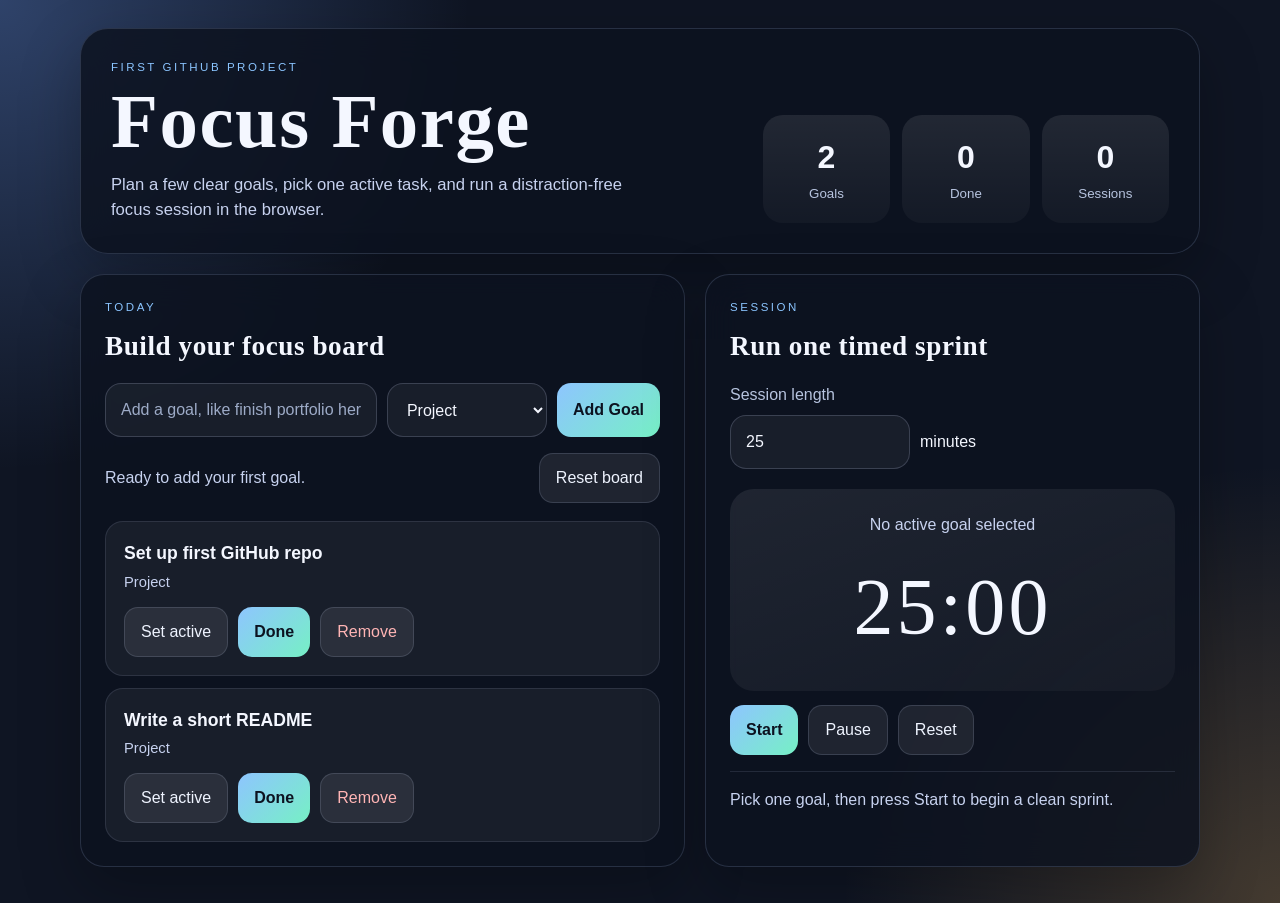
<file: web/index.html>
<!DOCTYPE html>
<html lang="en">
<head>
    <meta charset="UTF-8">
    <meta name="viewport" content="width=device-width, initial-scale=1.0">
    <title>Focus Forge</title>
    <link rel="stylesheet" href="styles.css">
</head>
<body>
    <main class="app-shell">
        <section class="hero card">
            <div class="hero-copy">
                <p class="eyebrow">First GitHub Project</p>
                <h1>Focus Forge</h1>
                <p class="lead">Plan a few clear goals, pick one active task, and run a distraction-free focus session in the browser.</p>
            </div>
            <div class="hero-stats">
                <div class="metric">
                    <span id="goalCount">0</span>
                    <small>Goals</small>
                </div>
                <div class="metric">
                    <span id="doneCount">0</span>
                    <small>Done</small>
                </div>
                <div class="metric">
                    <span id="sessionCount">0</span>
                    <small>Sessions</small>
                </div>
            </div>
        </section>

        <section class="grid-layout">
            <article class="card planner-card">
                <div class="section-heading">
                    <p class="eyebrow">Today</p>
                    <h2>Build your focus board</h2>
                </div>

                <div class="goal-form">
                    <input id="goalInput" type="text" maxlength="80" placeholder="Add a goal, like finish portfolio hero">
                    <select id="categorySelect" aria-label="Goal category">
                        <option value="Project">Project</option>
                        <option value="Study">Study</option>
                        <option value="Life">Life</option>
                        <option value="Creative">Creative</option>
                    </select>
                    <button id="addGoalButton" class="primary-button">Add Goal</button>
                </div>

                <div class="board-toolbar">
                    <p id="statusText" class="status-text">Ready to add your first goal.</p>
                    <button id="resetBoardButton" class="ghost-button" type="button">Reset board</button>
                </div>

                <div id="goalList" class="goal-list" aria-live="polite"></div>
            </article>

            <article class="card timer-card">
                <div class="section-heading">
                    <p class="eyebrow">Session</p>
                    <h2>Run one timed sprint</h2>
                </div>

                <label class="field-label" for="sessionMinutes">Session length</label>
                <div class="session-controls">
                    <input id="sessionMinutes" type="number" min="5" max="120" value="25">
                    <span>minutes</span>
                </div>

                <div class="timer-face">
                    <p id="activeGoalLabel" class="active-goal">No active goal selected</p>
                    <p id="timerText" class="timer-text">25:00</p>
                </div>

                <div class="button-row">
                    <button id="startButton" class="primary-button">Start</button>
                    <button id="pauseButton" class="ghost-button" type="button">Pause</button>
                    <button id="resetTimerButton" class="ghost-button" type="button">Reset</button>
                </div>

                <p id="tipText" class="tip-text">Pick one goal, then press Start to begin a clean sprint.</p>
            </article>
        </section>
    </main>

    <script src="script.js"></script>
</body>
</html>
</file>
<file: web/styles.css>
:root {
  color: #f4f7ff;
  background:
    radial-gradient(circle at top left, rgba(114, 163, 255, 0.32), transparent 30%),
    radial-gradient(circle at bottom right, rgba(255, 190, 92, 0.22), transparent 28%),
    #0f1523;
  font-family: "Trebuchet MS", "Gill Sans", sans-serif;
  line-height: 1.5;
  font-weight: 400;
}

* {
  box-sizing: border-box;
}

body {
  margin: 0;
  min-height: 100vh;
  color: #f4f7ff;
}

button,
input,
select {
  font: inherit;
}

button {
  cursor: pointer;
  border: 0;
  transition: transform 140ms ease, box-shadow 140ms ease, opacity 140ms ease;
}

button:hover {
  transform: translateY(-1px);
}

button:disabled {
  cursor: not-allowed;
  opacity: 0.55;
  transform: none;
}

.app-shell {
  width: min(1120px, calc(100% - 32px));
  margin: 0 auto;
  padding: 28px 0 36px;
}

.card {
  background: rgba(12, 18, 31, 0.84);
  border: 1px solid rgba(168, 187, 232, 0.18);
  box-shadow: 0 22px 60px rgba(0, 0, 0, 0.26);
  backdrop-filter: blur(18px);
}

.hero {
  border-radius: 28px;
  padding: 30px;
  display: grid;
  grid-template-columns: minmax(0, 1.4fr) minmax(280px, 0.9fr);
  gap: 20px;
  align-items: end;
}

.hero-copy h1,
.section-heading h2 {
  margin: 0;
  font-family: "Georgia", "Times New Roman", serif;
  letter-spacing: 0.02em;
}

.hero-copy h1 {
  font-size: clamp(2.7rem, 7vw, 4.8rem);
  line-height: 0.95;
}

.lead {
  max-width: 56ch;
  margin: 14px 0 0;
  color: #c7d2ef;
  font-size: 1.04rem;
}

.eyebrow {
  margin: 0 0 10px;
  color: #8bc5ff;
  text-transform: uppercase;
  letter-spacing: 0.22em;
  font-size: 0.72rem;
}

.hero-stats {
  display: grid;
  grid-template-columns: repeat(3, minmax(0, 1fr));
  gap: 12px;
}

.metric {
  padding: 18px 16px;
  border-radius: 20px;
  background: linear-gradient(180deg, rgba(255, 255, 255, 0.09), rgba(255, 255, 255, 0.03));
  text-align: center;
}

.metric span {
  display: block;
  font-size: 2rem;
  font-weight: 700;
}

.metric small {
  color: #b7c4df;
}

.grid-layout {
  display: grid;
  grid-template-columns: minmax(0, 1.1fr) minmax(320px, 0.9fr);
  gap: 20px;
  margin-top: 20px;
}

.planner-card,
.timer-card {
  border-radius: 24px;
  padding: 24px;
}

.section-heading {
  margin-bottom: 16px;
}

.section-heading h2 {
  font-size: 1.7rem;
}

.goal-form {
  display: grid;
  grid-template-columns: minmax(0, 1fr) 160px auto;
  gap: 10px;
}

.goal-form input,
.goal-form select,
.session-controls input {
  width: 100%;
  padding: 14px 15px;
  border-radius: 16px;
  border: 1px solid rgba(198, 210, 240, 0.2);
  background: rgba(255, 255, 255, 0.05);
  color: #f4f7ff;
}

.goal-form input::placeholder {
  color: #9dabc7;
}

.board-toolbar {
  display: flex;
  justify-content: space-between;
  align-items: center;
  gap: 12px;
  margin: 16px 0 18px;
}

.status-text,
.tip-text,
.goal-meta,
.active-goal {
  margin: 0;
  color: #c7d2ef;
}

.goal-list {
  display: grid;
  gap: 12px;
}

.goal-card {
  padding: 18px;
  border-radius: 18px;
  background: rgba(255, 255, 255, 0.05);
  border: 1px solid rgba(198, 210, 240, 0.12);
}

.goal-card.active {
  border-color: rgba(110, 181, 255, 0.7);
  box-shadow: inset 0 0 0 1px rgba(110, 181, 255, 0.3);
}

.goal-card.done {
  opacity: 0.78;
}

.goal-card h3 {
  margin: 0;
  font-size: 1.1rem;
}

.goal-meta {
  margin-top: 4px;
  font-size: 0.92rem;
}

.goal-actions,
.button-row {
  display: flex;
  flex-wrap: wrap;
  gap: 10px;
  margin-top: 14px;
}

.primary-button,
.ghost-button {
  padding: 12px 16px;
  border-radius: 14px;
}

.primary-button {
  background: linear-gradient(135deg, #8ec5ff, #76f0c5);
  color: #0c1220;
  font-weight: 700;
}

.ghost-button {
  background: rgba(255, 255, 255, 0.08);
  color: #eff4ff;
  border: 1px solid rgba(198, 210, 240, 0.16);
}

.ghost-button.danger {
  color: #ffb5b5;
}

.field-label {
  display: inline-block;
  margin-bottom: 8px;
  color: #b7c4df;
}

.session-controls {
  display: grid;
  grid-template-columns: minmax(0, 180px) auto;
  align-items: center;
  gap: 10px;
}

.timer-face {
  margin-top: 20px;
  padding: 24px;
  border-radius: 24px;
  background: linear-gradient(160deg, rgba(255, 255, 255, 0.08), rgba(255, 255, 255, 0.03));
  text-align: center;
}

.timer-text {
  margin: 10px 0 0;
  font-family: "Georgia", "Times New Roman", serif;
  font-size: clamp(3rem, 10vw, 5rem);
  letter-spacing: 0.04em;
}

.tip-text {
  margin-top: 16px;
  padding-top: 16px;
  border-top: 1px solid rgba(198, 210, 240, 0.12);
}

.empty-state {
  padding: 20px;
  border-radius: 18px;
  border: 1px dashed rgba(198, 210, 240, 0.22);
  color: #b7c4df;
  text-align: center;
}

@media (max-width: 920px) {
  .hero,
  .grid-layout {
    grid-template-columns: 1fr;
  }

  .goal-form {
    grid-template-columns: 1fr;
  }

  .board-toolbar,
  .session-controls {
    grid-template-columns: 1fr;
    display: grid;
  }

  .board-toolbar {
    justify-content: stretch;
  }

  .hero-stats {
    grid-template-columns: repeat(3, minmax(0, 1fr));
  }
}

@media (max-width: 640px) {
  .app-shell {
    width: min(100% - 18px, 1120px);
    padding-top: 10px;
  }

  .hero,
  .planner-card,
  .timer-card {
    padding: 18px;
    border-radius: 20px;
  }

  .hero-stats {
    grid-template-columns: 1fr;
  }

  .button-row,
  .goal-actions {
    flex-direction: column;
  }

  .primary-button,
  .ghost-button {
    width: 100%;
  }
}

@media (prefers-reduced-motion: reduce) {
  *,
  *::before,
  *::after {
    animation-duration: 0.01ms !important;
    animation-iteration-count: 1 !important;
    transition-duration: 0.01ms !important;
    scroll-behavior: auto !important;
  }
}
</file>
